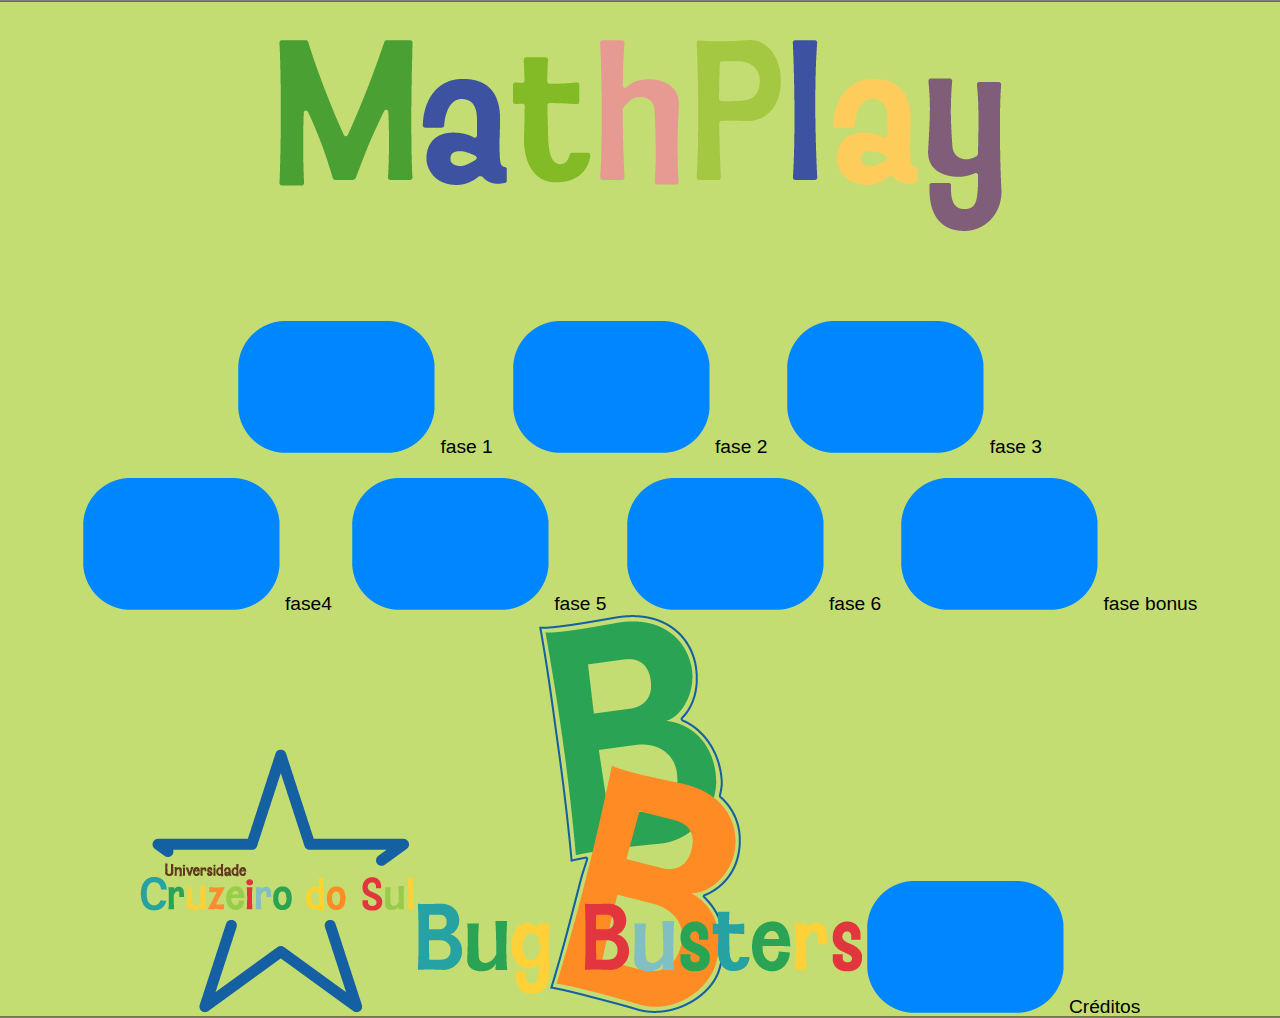
<file: index.html>
<!DOCTYPE html>
<html lang="en">

<head>
    <meta charset="UTF-8">
    <meta name="viewport" content="width=device-width, initial-scale=1.0">
    <title>Document</title>
</head>

<body>
    <link rel="stylesheet" href="style.css">
    <div class="MathPlayLogo"><img src="image/MathPlayLogo.png " alt="" srcset=""></div>
    <div class="square-main-container">
        <div class="squares-row">

            <button class="square" onclick="window.location.href= 'fase1.html'">
                <img src="image/botao.png" alt="" srcset="">
                <span class="square-label">fase 1</span>
            </button>

            <button class="square" onclick="window.location.href= 'fase2.html'">
                <img src="image/botao.png" alt="" srcset="">
                <span class="square-label">fase 2</span>
            </button>

            <button class="square" onclick="window.location.href= 'fase3.html'">
                <img src="image/botao.png" alt="" srcset="">
                <span class="square-label">fase 3</span>
            </button>

        </div>

        <div class="squares-row">
            <button class="square" onclick="window.location.href= 'fase4.html'">
                <img src="image/botao.png" alt="" srcset="">
                <span class="square-label">fase4</span>
            </button>

            <button class="square" onclick="window.location.href= 'fase5.html'">
                <img src="image/botao.png" alt="" srcset="">
                <span class="square-label">fase 5</span>
            </button>

            <button class="square" onclick="window.location.href= 'fase6.html'">
                <img src="image/botao.png" alt="" srcset="">
                <span class="square-label">fase 6</span>
            </button>
            <button class="square" onclick="window.location.href= 'faseBonus.html'">
                <img src="image/botao.png" alt="" srcset="">
                <span class="square-label">fase bonus</span>
            </button>

        </div>
    </div>
</body>

<div></div>
<footer>
    <img src="/image/logoCS.png" alt="">
    <img src="/image/BBlogoNova.png" alt="">
    <button class="square" onclick="window.location.href= 'credito.html'">
        <img src="image/botao.png" alt="" srcset="">
        <span class="square-label">Créditos</span>
    </button>
</footer>

</html>
</file>
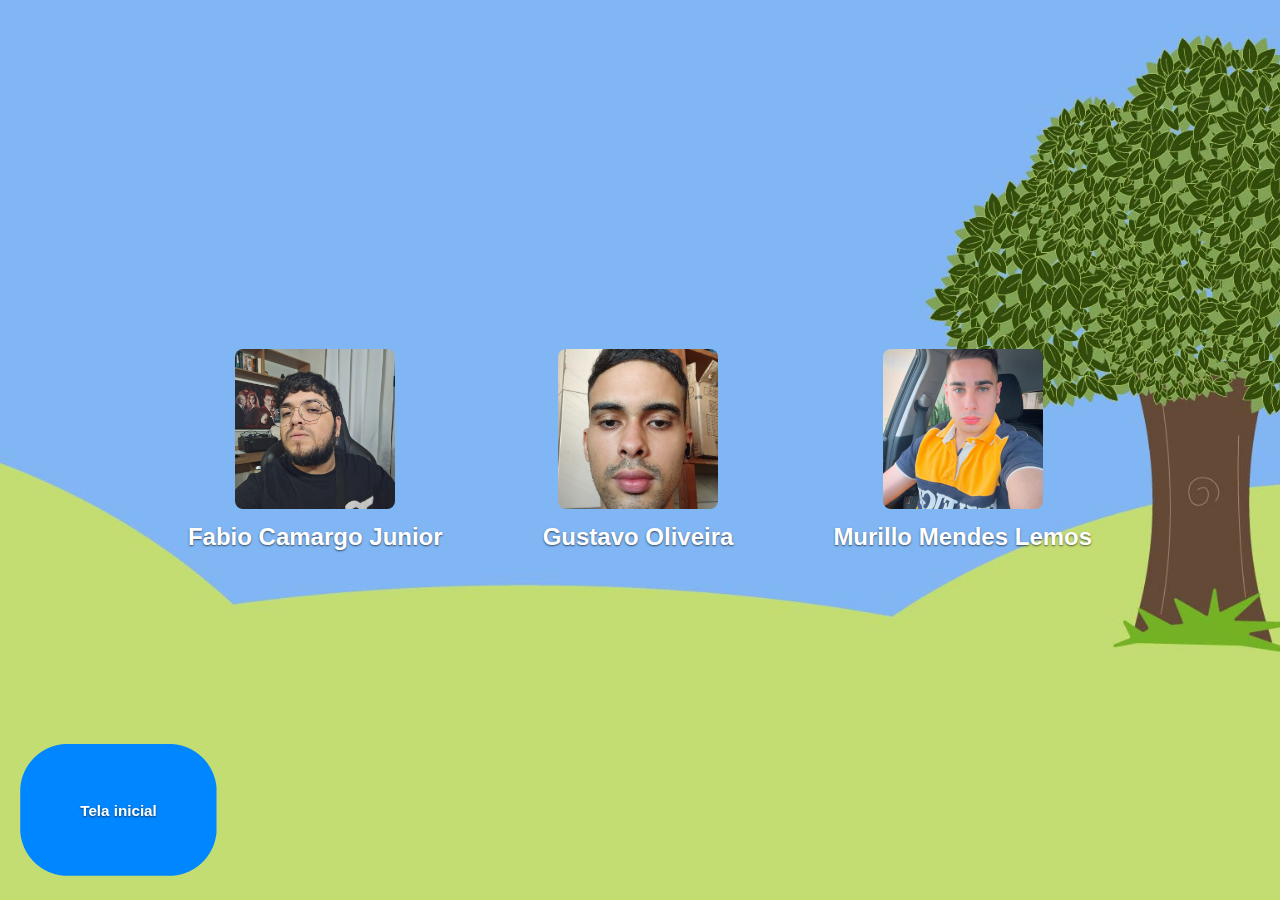
<file: credito.html>
<!DOCTYPE html>
<html lang="en">

<head>
    <meta charset="UTF-8">
    <meta name="viewport" content="width=device-width, initial-scale=1.0">
    <title>Document</title>
</head>

<body>
    <link rel="stylesheet" href="credito.css">
    <div class="team">
        <figure class="team-member">
            <img src="image/Fabio.jpeg" alt="Fabio">
            <figcaption>Fabio Camargo Junior</figcaption>
        </figure>
        <figure class="team-member">
            <img src="image/Gustavo.jpeg" alt="Gustavo">
            <figcaption>Gustavo Oliveira </figcaption>
        </figure>
        <figure class="team-member">
            <img src="image/Murillo.jpeg" alt="Murillo">
            <figcaption>Murillo Mendes Lemos</figcaption>
        </figure>
    </div>

    <div class="voltar-container">
        <button class="buttonVoltar" onclick="window.location.href='index.html'">
            <img class="imgVoltar" src="image/botao.png" alt="Tela inicial">
            <span class="square-label">Tela inicial</span>
        </button>
    </div>

</body>

</html>
</file>
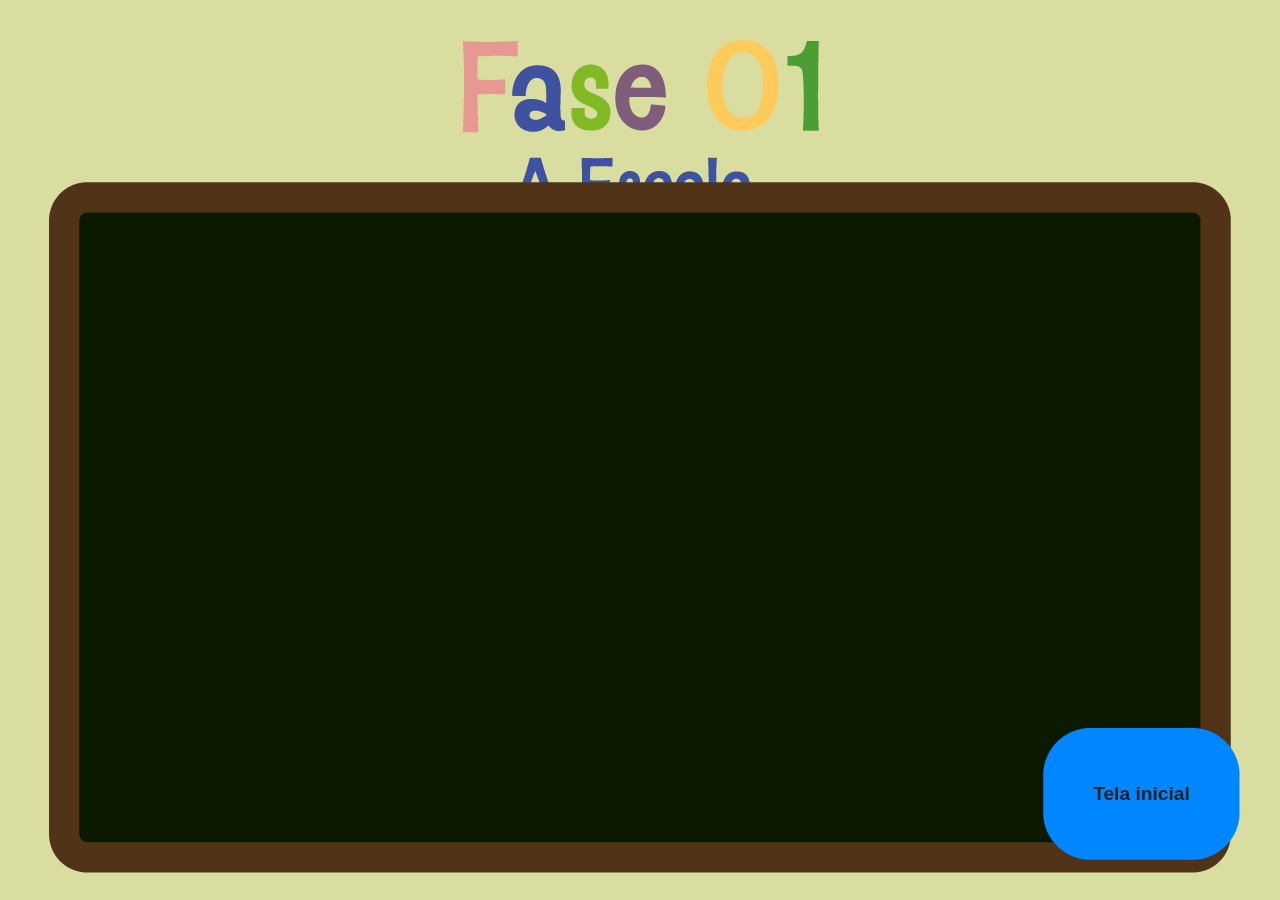
<file: fase1.html>
<!DOCTYPE html>
<html lang="en">

<head>
    <meta charset="UTF-8">
    <meta name="viewport" content="width=device-width, initial-scale=1.0">
    <title>Document</title>
</head>

<body>
    <link rel="stylesheet" href="styleFase1.css">

    <div class="tituloFase1">
        <img src="image/tituloFase1.png" alt="">
    </div>

    <div class="bgFase1">
        <div class="quadroNegro" style="position: relative; overflow: hidden;">
            <img src="image/quadroNegroFase1.png" alt="">
            <canvas id="drawCanvas" width="1182" height="691"
                style="position:absolute; left:50px; top:40px; pointer-events:auto;"></canvas>
        </div>
    </div>

    <div class="voltar-container">
        <button class="buttonVoltar" onclick="window.location.href='index.html'"> 
            <img class="imgVoltar" src="image/botao.png" alt="" srcset="">
            <span class="square-label">Tela inicial</span>
        </button>
    </div>

    <div class="color-picker">
        <button class="color-btn" data-color="#222" style="background:#dddddd"></button>
        <button class="color-btn" data-color="#e74c3c" style="background:#e74c3c"></button>
        <button class="color-btn" data-color="#3498db" style="background:#3498db"></button>
        <button class="color-btn" data-color="#27ae60" style="background:#27ae60"></button>
    </div>

    <script>
const canvas = document.getElementById('drawCanvas');
const ctx = canvas.getContext('2d');
let drawing = false;
let brushColor = "#dddddd";

// Color picker logic
const colorBtns = document.querySelectorAll('.color-btn');
colorBtns.forEach(btn => {
    btn.addEventListener('click', function() {
        brushColor = this.getAttribute('data-color');
        colorBtns.forEach(b => b.classList.remove('selected'));
        this.classList.add('selected');
    });
});
// Set default selected
colorBtns[0].classList.add('selected');

canvas.addEventListener('mousedown', (e) => {
    drawing = true;
    ctx.beginPath();
    ctx.moveTo(e.offsetX, e.offsetY);
});

canvas.addEventListener('mousemove', (e) => {
    if (drawing) {
        ctx.lineTo(e.offsetX, e.offsetY);
        ctx.strokeStyle = brushColor;
        ctx.lineWidth = 3;
        ctx.lineCap = "round";
        ctx.stroke();
    }
});

canvas.addEventListener('mouseup', () => {
    drawing = false;
    ctx.closePath();
});

canvas.addEventListener('mouseleave', () => {
    drawing = false;
    ctx.closePath();
});
</script>
</body>
</html>
</file>
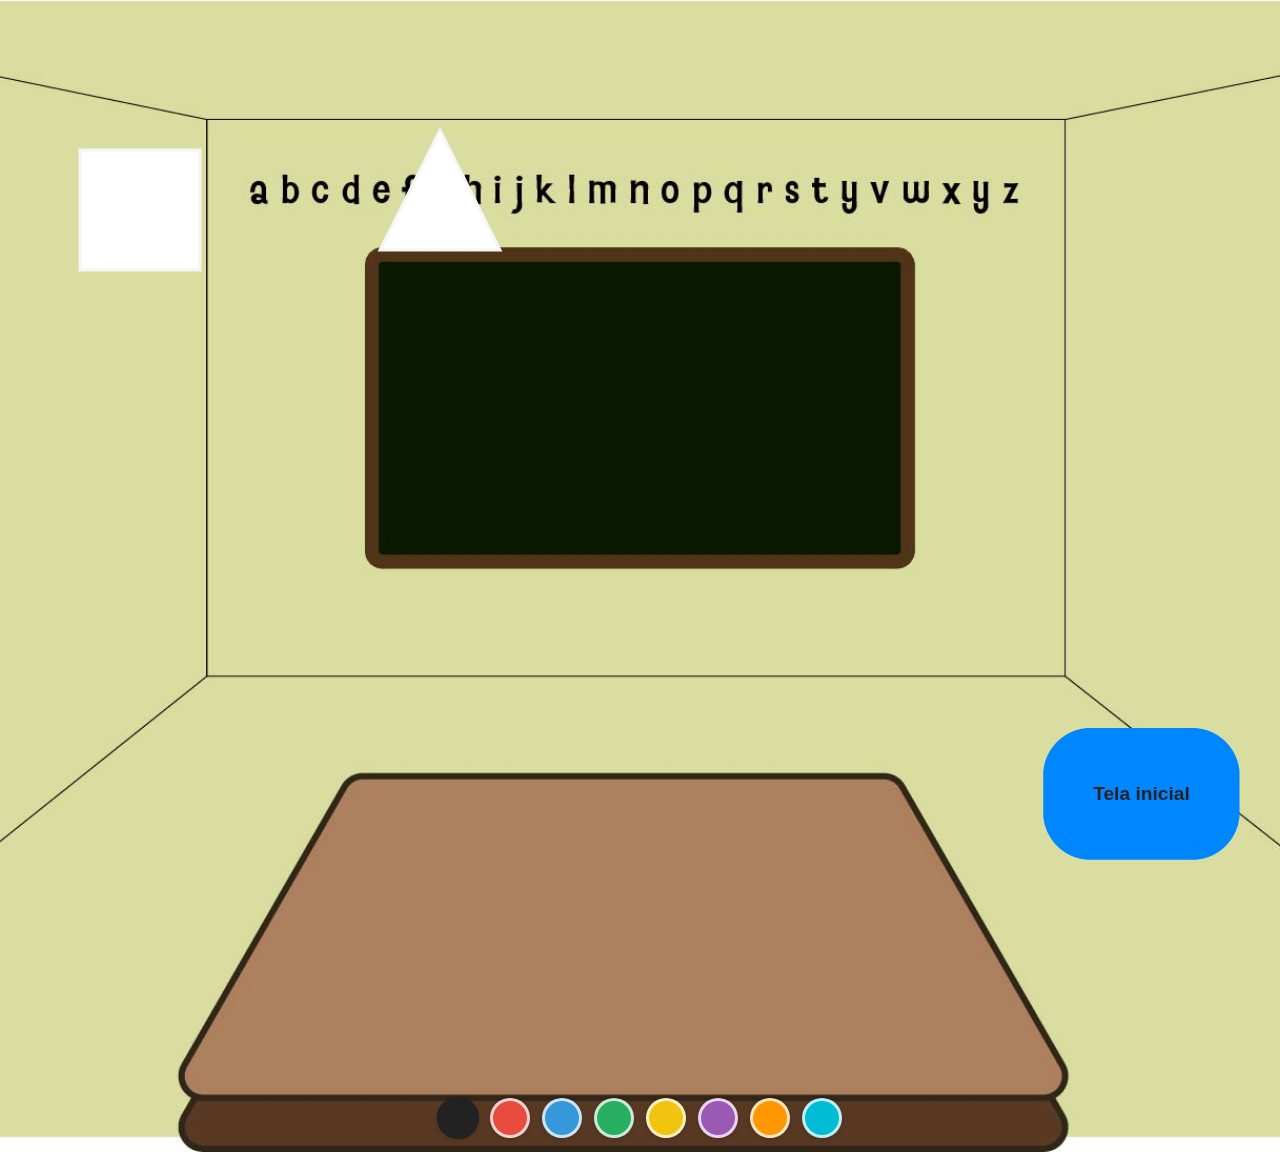
<file: fase2.html>
<!DOCTYPE html>
<html lang="en">

<head>
    <meta charset="UTF-8">
    <meta name="viewport" content="width=device-width, initial-scale=1.0">
    <title>Document</title>
</head>

<body>
    <link rel="stylesheet" href="styleFase2.css">
    <div class="bgFase1">
        <div class="quadroNegro" style="position: relative; overflow: hidden;">
        <canvas id="drawCanvas" width="1920" height="1080"></canvas>
    </div>


    <div class="voltar-container">
        <button class="buttonVoltar" onclick="window.location.href='index.html'">
            <img class="imgVoltar" src="image/botao.png" alt="" srcset="">
            <span class="square-label">Tela inicial</span>
        </button>
    </div>

    <div class="color-picker">
        <button class="color-btn" data-color="#222" style="background:#222" title="Preto" aria-label="Preto"></button>
        <button class="color-btn" data-color="#e74c3c" style="background:#e74c3c" title="Vermelho" aria-label="Vermelho"></button>
        <button class="color-btn" data-color="#3498db" style="background:#3498db" title="Azul" aria-label="Azul"></button>
        <button class="color-btn" data-color="#27ae60" style="background:#27ae60" title="Verde" aria-label="Verde"></button>
        <button class="color-btn" data-color="#f1c40f" style="background:#f1c40f" title="Amarelo" aria-label="Amarelo"></button>
        <button class="color-btn" data-color="#9b59b6" style="background:#9b59b6" title="Roxo" aria-label="Roxo"></button>
        <button class="color-btn" data-color="#ff9800" style="background:#ff9800" title="Laranja" aria-label="Laranja"></button>
        <button class="color-btn" data-color="#00bcd4" style="background:#00bcd4" title="Ciano" aria-label="Ciano"></button>
    </div>

    
    <script src="fase1script.js"></script>
</body>

</html>
</file>
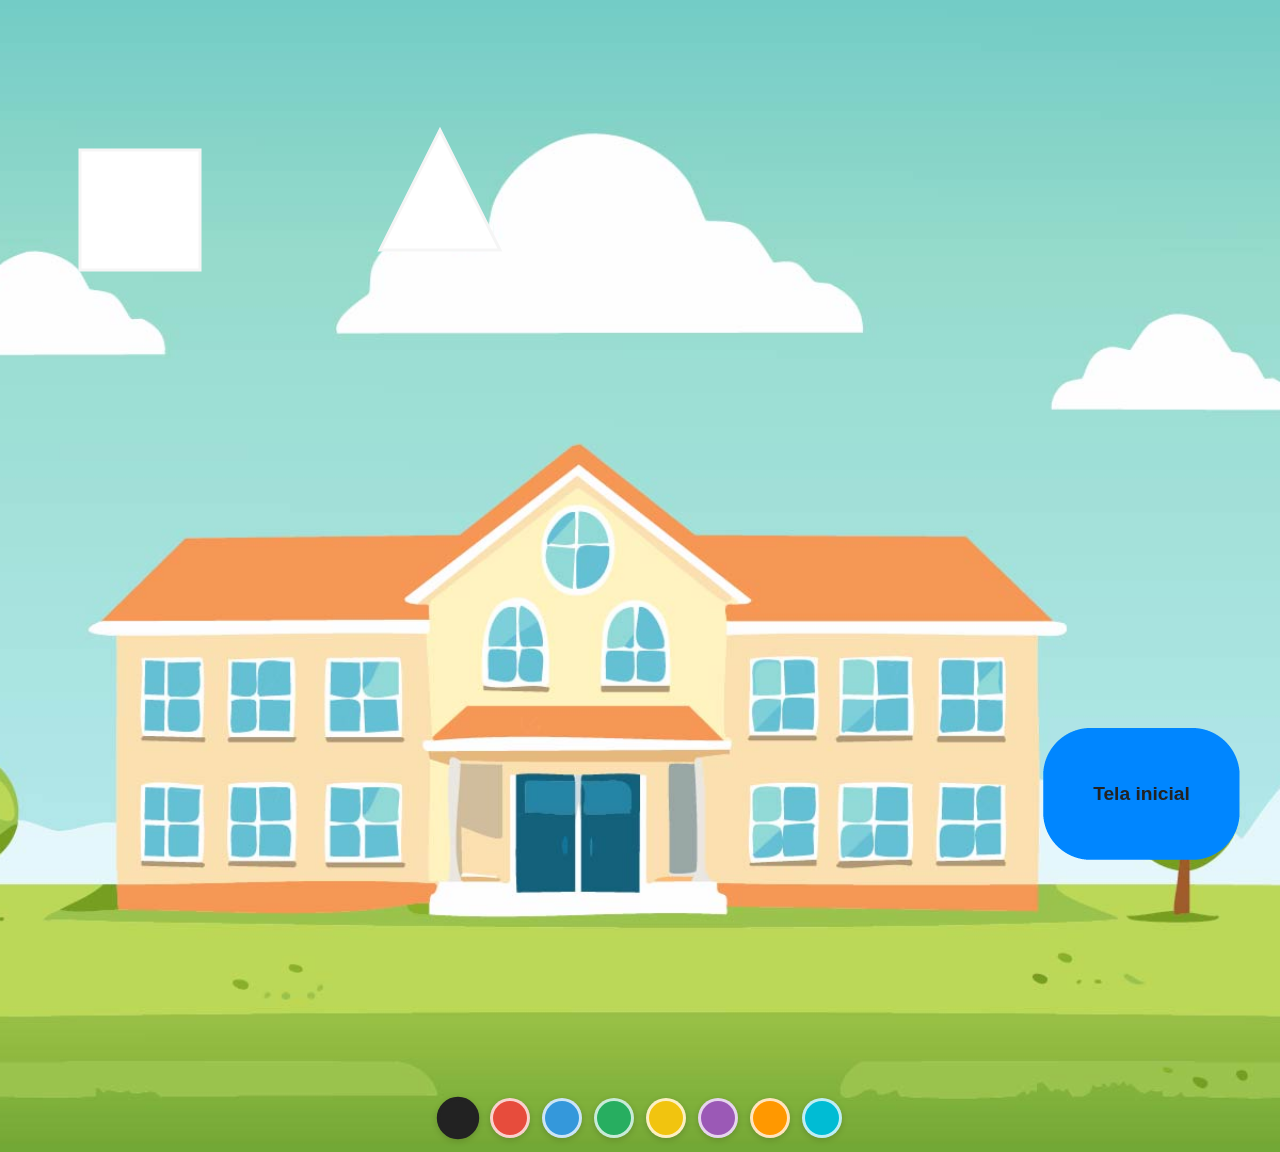
<file: fase3.html>
<!DOCTYPE html>
<html lang="en">

<head>
    <meta charset="UTF-8">
    <meta name="viewport" content="width=device-width, initial-scale=1.0">
    <title>Document</title>
</head>

<body>
    <link rel="stylesheet" href="styleFase3.css">
    <div class="bgFase1">
        <div class="quadroNegro" style="position: relative; overflow: hidden;">
            <canvas id="drawCanvas" width="1920" height="1080"></canvas>
        </div>



        <div class="voltar-container">
            <button class="buttonVoltar" onclick="window.location.href='index.html'">
                <img class="imgVoltar" src="image/botao.png" alt="" srcset="">
                <span class="square-label">Tela inicial</span>
            </button>
        </div>
        <div class="color-picker">
            <button class="color-btn" data-color="#222" style="background:#222" title="Preto"
                aria-label="Preto"></button>
            <button class="color-btn" data-color="#e74c3c" style="background:#e74c3c" title="Vermelho"
                aria-label="Vermelho"></button>
            <button class="color-btn" data-color="#3498db" style="background:#3498db" title="Azul"
                aria-label="Azul"></button>
            <button class="color-btn" data-color="#27ae60" style="background:#27ae60" title="Verde"
                aria-label="Verde"></button>
            <button class="color-btn" data-color="#f1c40f" style="background:#f1c40f" title="Amarelo"
                aria-label="Amarelo"></button>
            <button class="color-btn" data-color="#9b59b6" style="background:#9b59b6" title="Roxo"
                aria-label="Roxo"></button>
            <button class="color-btn" data-color="#ff9800" style="background:#ff9800" title="Laranja"
                aria-label="Laranja"></button>
            <button class="color-btn" data-color="#00bcd4" style="background:#00bcd4" title="Ciano"
                aria-label="Ciano"></button>
        </div>


        <script src="fase1script.js"></script>
</body>

</html>
</file>
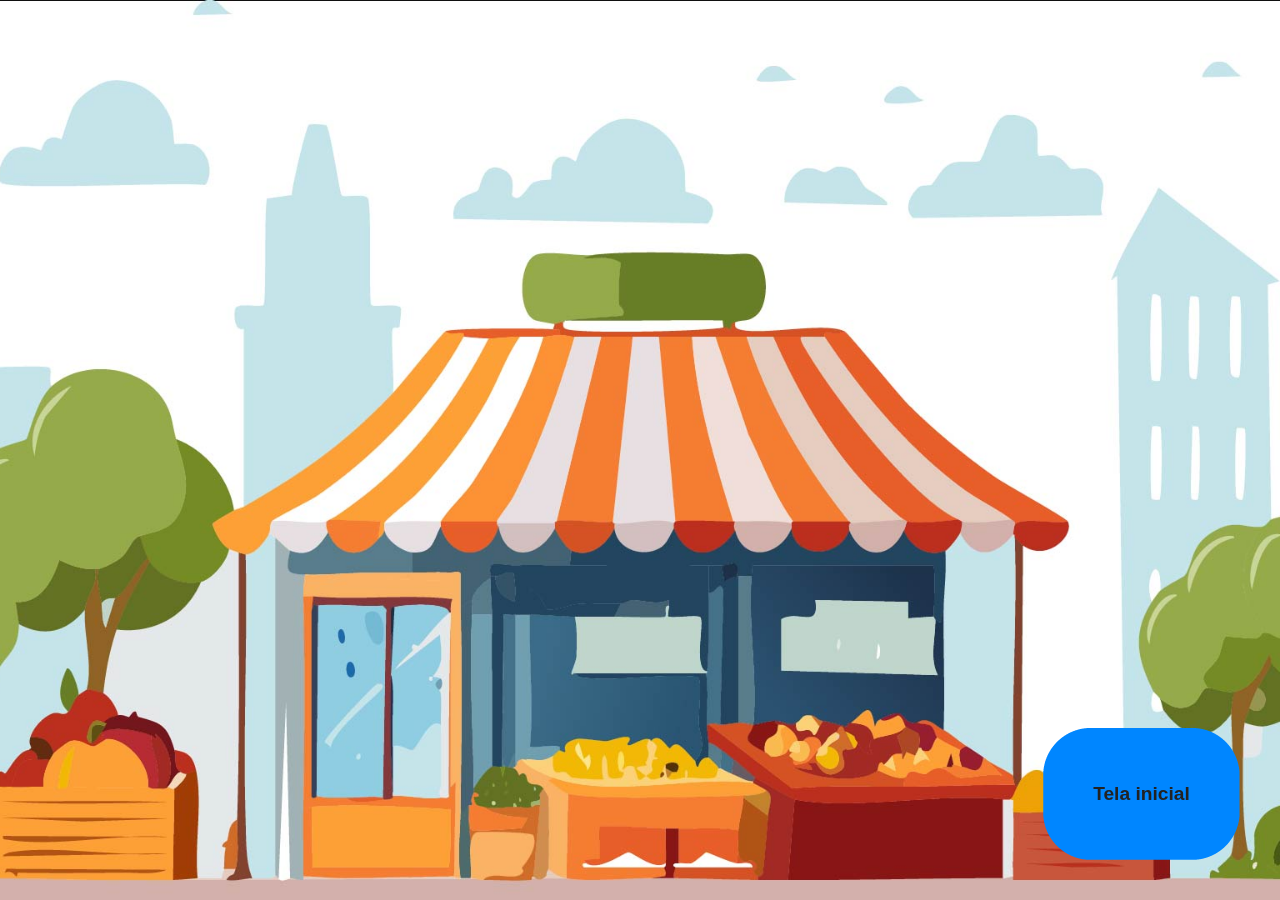
<file: fase4.html>
<!DOCTYPE html>
<html lang="en">
<head>
    <meta charset="UTF-8">
    <meta name="viewport" content="width=device-width, initial-scale=1.0">
    <title>Document</title>
</head>
<body>
    <link rel="stylesheet" href="styleFase4.css">

    
   <div class="voltar-container">
        <button class="buttonVoltar" onclick="window.location.href='index.html'"> 
            <img class="imgVoltar" src="image/botao.png" alt="" srcset="">
            <span class="square-label">Tela inicial</span>
        </button>
    </div>
</body>
</html>
</file>
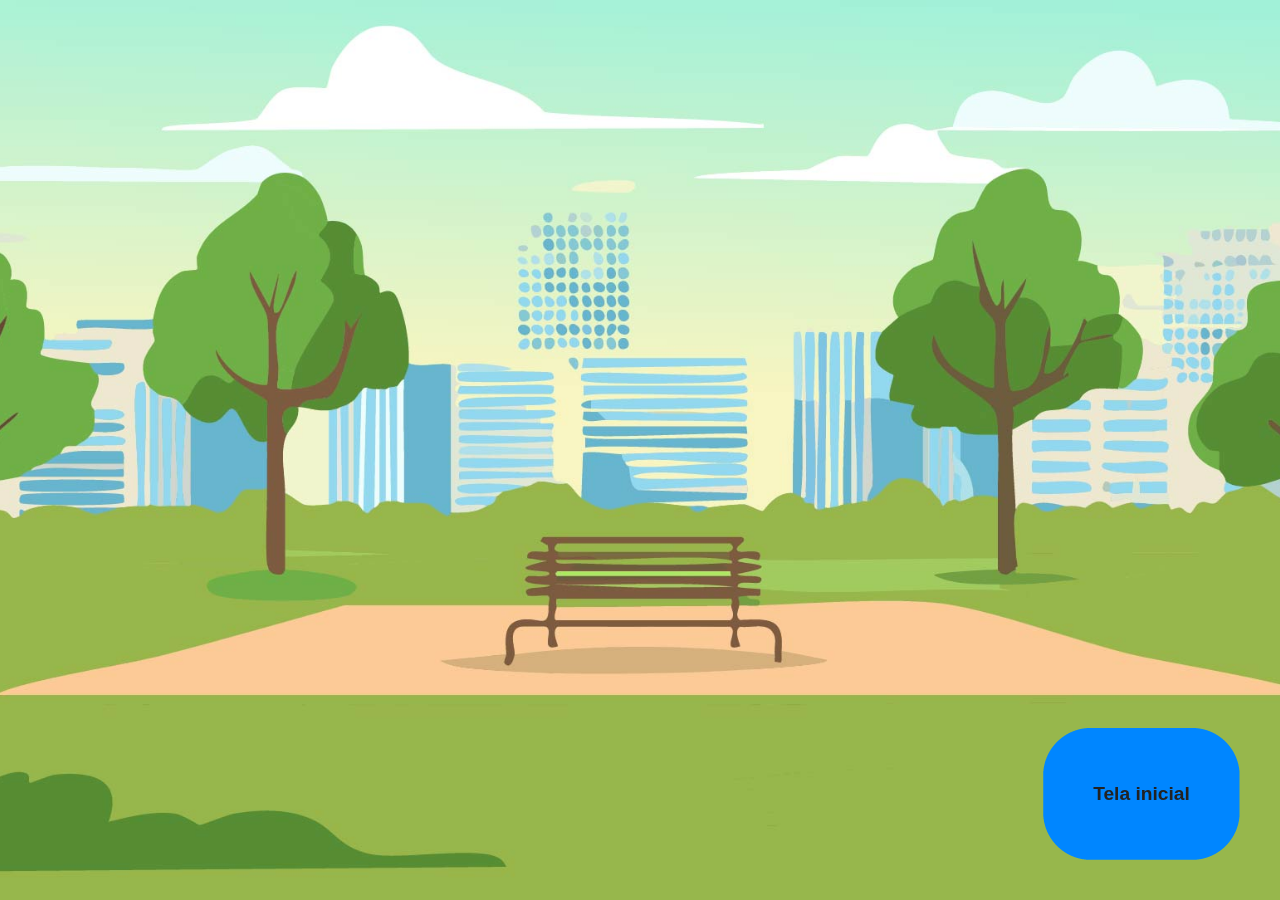
<file: fase5.html>
<!DOCTYPE html>
<html lang="en">
<head>
    <meta charset="UTF-8">
    <meta name="viewport" content="width=device-width, initial-scale=1.0">
    <title>Document</title>
</head>
<body>
    <link rel="stylesheet" href="styleFase5.css">

    
   <div class="voltar-container">
        <button class="buttonVoltar" onclick="window.location.href='index.html'"> 
            <img class="imgVoltar" src="image/botao.png" alt="" srcset="">
            <span class="square-label">Tela inicial</span>
        </button>
    </div>
</body>
</body>
</html>
</file>
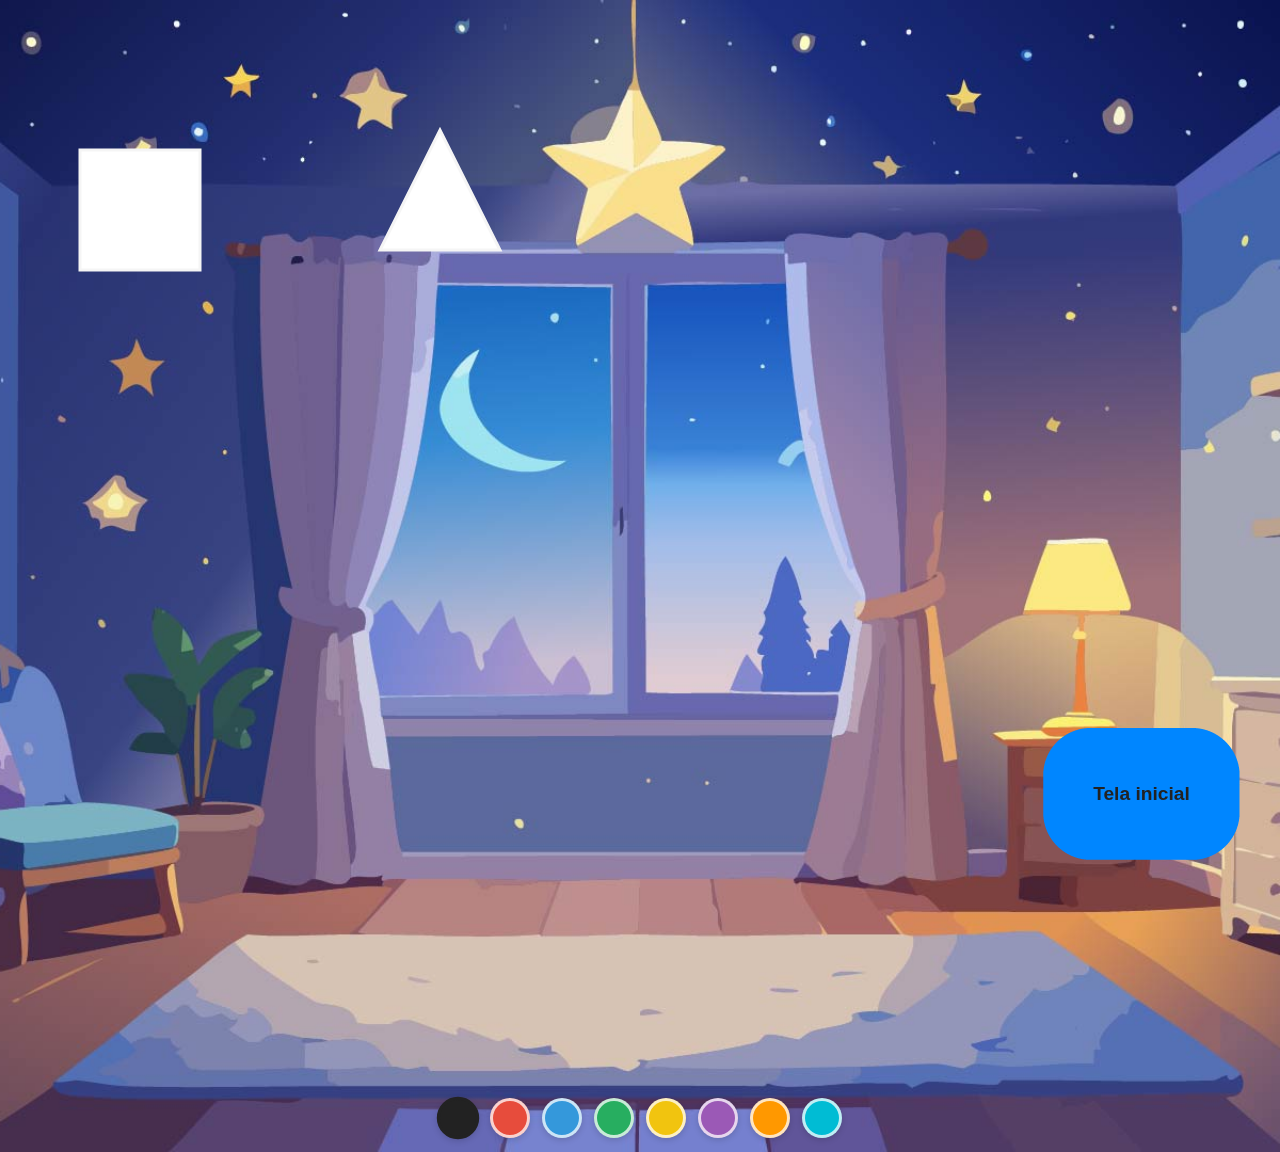
<file: faseBonus.html>
<!DOCTYPE html>
<html lang="en">
<head>
    <meta charset="UTF-8">
    <meta name="viewport" content="width=device-width, initial-scale=1.0">
    <title>Document</title>
</head>
<body>

    <link rel="stylesheet" href="styleBonus.css">
    <div class="bgFase1">
        <div class="quadroNegro" style="position: relative; overflow: hidden;">
            <canvas id="drawCanvas" width="1920" height="1080"></canvas>
        </div>

        <div class="voltar-container">
            <button class="buttonVoltar" onclick="window.location.href='index.html'">
                <img class="imgVoltar" src="image/botao.png" alt="" srcset="">
                <span class="square-label">Tela inicial</span>
            </button>
        </div>

    </div>

    <div class="color-picker">
        <button class="color-btn" data-color="#222" style="background:#222" title="Preto" aria-label="Preto"></button>
        <button class="color-btn" data-color="#e74c3c" style="background:#e74c3c" title="Vermelho"
            aria-label="Vermelho"></button>
        <button class="color-btn" data-color="#3498db" style="background:#3498db" title="Azul"
            aria-label="Azul"></button>
        <button class="color-btn" data-color="#27ae60" style="background:#27ae60" title="Verde"
            aria-label="Verde"></button>
        <button class="color-btn" data-color="#f1c40f" style="background:#f1c40f" title="Amarelo"
            aria-label="Amarelo"></button>
        <button class="color-btn" data-color="#9b59b6" style="background:#9b59b6" title="Roxo"
            aria-label="Roxo"></button>
        <button class="color-btn" data-color="#ff9800" style="background:#ff9800" title="Laranja"
            aria-label="Laranja"></button>
        <button class="color-btn" data-color="#00bcd4" style="background:#00bcd4" title="Ciano"
            aria-label="Ciano"></button>
    </div>


    <script src="fase1script.js"></script>
</body>
</body>

</html>
</body>
</html>
</file>
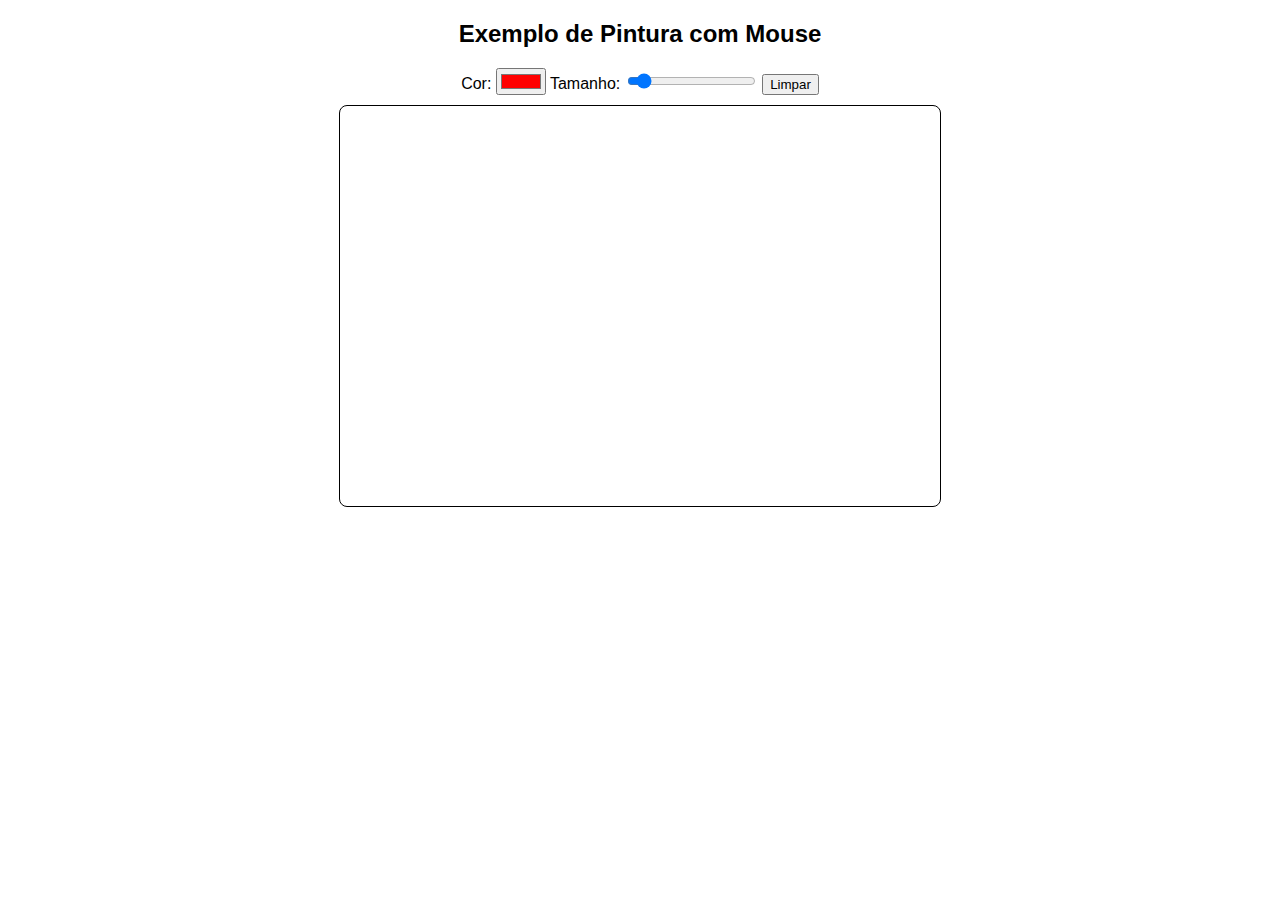
<file: teste.html>
<!doctype html>
<html lang="pt-BR">
<head>
<meta charset="utf-8">
<title>Pintar com Mouse no Canvas</title>
<style>
  body { font-family: sans-serif; text-align: center; margin: 20px; }
  #tools { margin-bottom: 10px; }
  canvas { border: 1px solid #000; border-radius: 8px; cursor: crosshair; }
</style>
</head>
<body>

<h2>Exemplo de Pintura com Mouse</h2>

<div id="tools">
  <label>Cor: <input type="color" id="colorPicker" value="#ff0000"></label>
  <label>Tamanho: <input type="range" id="brushSize" min="1" max="50" value="5"></label>
  <button id="clearBtn">Limpar</button>
</div>

<canvas id="paintCanvas" width="600" height="400"></canvas>

<script>
const canvas = document.getElementById("paintCanvas");
const ctx = canvas.getContext("2d");

let painting = false;

const colorPicker = document.getElementById("colorPicker");
const brushSize = document.getElementById("brushSize");
const clearBtn = document.getElementById("clearBtn");

function startPosition(e) {
  painting = true;
  draw(e); // desenha ponto inicial
}
function endPosition() {
  painting = false;
  ctx.beginPath(); // evita linhas ligadas
}
function draw(e) {
  if (!painting) return;

  ctx.lineWidth = brushSize.value;
  ctx.lineCap = "round";
  ctx.strokeStyle = colorPicker.value;

  const rect = canvas.getBoundingClientRect();
  const x = e.clientX - rect.left;
  const y = e.clientY - rect.top;

  ctx.lineTo(x, y);
  ctx.stroke();
  ctx.beginPath();
  ctx.moveTo(x, y);
}

// Eventos do mouse
canvas.addEventListener("mousedown", startPosition);
canvas.addEventListener("mouseup", endPosition);
canvas.addEventListener("mousemove", draw);

// Botão limpar
clearBtn.addEventListener("click", () => {
  ctx.clearRect(0, 0, canvas.width, canvas.height);
});
</script>

</body>
</html>
</file>
<file: style.css>
*{
    margin: 0;
    padding: 0;
    box-sizing: border-box;
    font-family: 'Poppins', sans-serif;
}
body{
    background-image: url('image/bg.png');
    background-size: cover;
    background-position: center;
    background-repeat: no-repeat;
    min-height: 100vh;
    display: flex;
    flex-direction: column;
    justify-content: center;
    align-items: center;
}

.MathPlayLogo {
    margin-bottom: 90px;
    margin-top: 40px;
    display: flex;
    justify-content: center;
}

.square-main-container {
    display: flex;
    flex-direction: column;
    align-items: center;
    gap: 20px;
}

.squares-row {
    display: flex;
    gap: 20px;
}

.square-container{
    display: flex;
    justify-content: center;
    gap: 20px;
    margin-top: 50px;
}

.square{
     background: transparent;
    border-radius: 10px;
    box-shadow: 0 2px 8 px rgba(255,255, 255,0.);
    border: none;
    cursor: pointer;
    transition: transform 0.2s;
    font-size: 1.2rem;
}

square.active{
    transform: scale(0.95)
}

.square-img {
    width: 80px;
    height: 80px;
    object-fit: cover;
    border-radius: 8px;
    pointer-events: none;
}
</file>
<file: credito.css>
*{
    margin: 0;
    padding: 0;
    box-sizing: border-box;
    font-family: 'Poppins', sans-serif;
}
body{
    background-image: url('image/bg.jpg');
    background-size: cover;
    background-position: center;
    background-repeat: no-repeat;
    min-height: 100vh;
    display: flex;
    flex-direction: column;
    justify-content: center;
    align-items: center;
}

.MathPlayLogo {
    margin-bottom: 90px;
    margin-top: 40px;
    display: flex;
    justify-content: center;
}

.square-main-container {
    display: flex;
    flex-direction: column;
    align-items: center;
    gap: 20px;
}

.squares-row {
    display: flex;
    gap: 20px;
}

.square-container{
    display: flex;
    justify-content: center;
    gap: 20px;
    margin-top: 50px;
}

.square {
    position: relative;
    display: flex;
    align-items: center;
    justify-content: center;
    background: transparent;
    border-radius: 10px;
    border: none;
    cursor: pointer;
    transition: transform 0.2s;
    padding: 0;
    overflow: hidden;
}

square.active{
    transform: scale(0.95)
}

.square-img {
    width: 80px;
    height: 80px;
    object-fit: cover;
    border-radius: 8px;
    pointer-events: none;
}

.square-label {
    position: absolute;
    color: #222;
    font-weight: bold;
    font-size: 1rem;
    left: 50%;
    top: 50%;
    transform: translate(-50%, -50%);
    pointer-events: none;
}

footer {
    position: fixed;
    left: 20px;
    bottom: 20px;
    display: flex;
    gap: 12px;
    align-items: flex-end;
    z-index: 10;
    background: transparent;
}

footer img {
    width: 150px;
    height: auto;
    object-fit: contain;
}

.team {
    display: flex;
    gap: 100px;
    justify-content: center;
    align-items: flex-start;
    flex-wrap: nowrap;
    padding: 20px;
}

.team-member {
    display: flex;
    flex-direction: column;
    align-items: center;
    gap: 8px;
}

/* imagens do mesmo tamanho e bem cortadas */
.team img {
    width: clamp(100px, 20vw, 160px);
    height: clamp(100px, 20vw, 160px);
    object-fit: cover;
    border-radius: 8px;
    display: block;
}

.team-member figcaption {
    margin-top: 6px;
    font-size: 1.50rem; /* aumentado */
    color: #fff;
    text-align: center;
    font-weight: 600;
    text-shadow: 0 1px 2px rgba(0,0,0,0.6);
}

@media (max-width: 480px) {
    .team {
        gap: 10px;
    }
    .team img {
        width: 100px;
        height: 100px;
    }
    .team-member figcaption {
        font-size: 1.1rem; /* ligeiro ajuste responsivo */
    }
}

.voltar-container {
    position: fixed;
    left: 20px;    
    bottom: 20px;
    z-index: 30;
}


.buttonVoltar {
    position: relative;
    padding: 0;
    border: none;
    background: transparent;
    cursor: pointer;
    display: inline-block;
}


.buttonVoltar .imgVoltar {
    width: 100%;
    height: 100%;
    object-fit: cover;
    display: block;
    border-radius: 8px;
}


.buttonVoltar .square-label {
    position: absolute;
    left: 50%;
    top: 50%;
    transform: translate(-50%, -50%);
    color: #ffffff;
    font-weight: 700;
    font-size: 0.95rem;
    text-align: center;
    pointer-events: none;
    text-shadow: 0 1px 2px rgba(0,0,0,0.6);
}
</file>
<file: styleFase1.css>
* {
    margin: 0;
    padding: 0;
    box-sizing: border-box;
    font-family: 'Poppins', sans-serif;
}

body {
    background-image: url('image/bgFase1.jpg');
    background-size: cover;
    background-position: center;
    background-repeat: no-repeat;
    min-height: 100vh;
    margin: 0;
    padding: 0;
    display: flex;
    flex-direction: column;
    justify-content: center;
    align-items: center;
}

.bgFase1 {
    display: flex;
    justify-content: center;
    align-items: center;
    width: 100%;
    height: 70vh; 
}

.quadroNegro img {
    background: transparent;
    max-width: 100%;
    max-height: 100%;
    display: block;
}


.buttonVoltar {
    position: relative;
    display: flex;
    align-items: center;
    justify-content: center;
    background: transparent;
    border-radius: 10px;
    border: none;
    cursor: pointer;
    transition: transform 0.2s;
    padding: 0;
    overflow: hidden;

}

.buttonVoltar img {
    width: 100%;
    height: 100%;
    object-fit: cover;
    border-radius: 5px;
    display: block;
}

.square-label {
    position: absolute;
    left: 50%;
    top: 50%;
    transform: translate(-50%, -50%);
    color: #222;
    font-weight: bold;
    font-size: 1.2rem;
    pointer-events: none;
}

.voltar-container {
    position: fixed;
    right: 40px;    
    bottom: 40px;   
    z-index: 10;
    display: flex;
    justify-content: flex-end;
    align-items: center;
}
</file>
<file: styleFase2.css>
* {
    margin: 0;
    padding: 0;
    box-sizing: border-box;
    font-family: 'Poppins', sans-serif;
}

body {
    background-image: url('image/fase2.jpg');
    background-size: cover;
    background-position: center;
    background-repeat: no-repeat;
    min-height: 100vh;
    margin: 0;
    padding: 0;
    display: flex;
    flex-direction: column;
    justify-content: center;
    align-items: center;
}

.fase2 {
    display: flex;
    justify-content: center;
    align-items: center;
    width: 100%;
    height: 70vh; 
}

.buttonVoltar {
    position: relative;
    display: flex;
    align-items: center;
    justify-content: center;
    background: transparent;
    border-radius: 10px;
    border: none;
    cursor: pointer;
    transition: transform 0.2s;
    padding: 0;
    overflow: hidden;

}
.square-label {
    position: absolute;
    left: 50%;
    top: 50%;
    transform: translate(-50%, -50%);
    color: #222;
    font-weight: bold;
    font-size: 1.2rem;
    pointer-events: none;
}

.buttonVoltar img {
    width: 100%;
    height: 100%;
    object-fit: cover;
    border-radius: 5px;
    display: block;
}
.voltar-container {
    position: fixed;
    right: 40px;    
    bottom: 40px;   
    z-index: 10;
    display: flex;
    justify-content: flex-end;
    align-items: center;
}

.color-picker {
    display: flex;
    gap: 12px;
    justify-content: center;
    align-items: center;
    margin: 14px 0;
    padding: 0 20px;
}

.color-btn {
    width: 40px;
    height: 40px;
    border-radius: 50%;
    border: 3px solid rgba(255,255,255,0.75);
    cursor: pointer;
    box-shadow: 0 2px 6px rgba(0,0,0,0.15);
    transition: transform .12s, border-color .12s;
    padding: 0;
}

/* estado selecionado */
.color-btn.selected,
.color-btn:focus {
    outline: none;
    border-color: #222;
    transform: scale(1.06);
}

/* garantir que o botão mostre a cor de fundo definida inline */
.color-btn[style] {
    background-clip: padding-box;
}
</file>
<file: styleFase3.css>
* {
    margin: 0;
    padding: 0;
    box-sizing: border-box;
    font-family: 'Poppins', sans-serif;
}

body {
    background-image: url('image/fase3.jpg');
    background-size: cover;
    background-position: center;
    background-repeat: no-repeat;
    min-height: 100vh;
    margin: 0;
    padding: 0;
    display: flex;
    flex-direction: column;
    justify-content: center;
    align-items: center;
}

.fase2 {
    display: flex;
    justify-content: center;
    align-items: center;
    width: 100%;
    height: 70vh; 
}

.buttonVoltar {
    position: relative;
    display: flex;
    align-items: center;
    justify-content: center;
    background: transparent;
    border-radius: 10px;
    border: none;
    cursor: pointer;
    transition: transform 0.2s;
    padding: 0;
    overflow: hidden;

}
.square-label {
    position: absolute;
    left: 50%;
    top: 50%;
    transform: translate(-50%, -50%);
    color: #222;
    font-weight: bold;
    font-size: 1.2rem;
    pointer-events: none;
}

.buttonVoltar img {
    width: 100%;
    height: 100%;
    object-fit: cover;
    border-radius: 5px;
    display: block;
}
.voltar-container {
    position: fixed;
    right: 40px;    
    bottom: 40px;   
    z-index: 10;
    display: flex;
    justify-content: flex-end;
    align-items: center;
}
.color-picker {
    display: flex;
    gap: 12px;
    justify-content: center;
    align-items: center;
    margin: 14px 0;
    padding: 0 20px;
}
.color-btn {
    width: 40px;
    height: 40px;
    border-radius: 50%;
    border: 3px solid rgba(255,255,255,0.75);
    cursor: pointer;
    box-shadow: 0 2px 6px rgba(0,0,0,0.15);
    transition: transform .12s, border-color .12s;
    padding: 0;
}
/* estado selecionado */
.color-btn.selected,
.color-btn:focus {
    outline: none;
    border-color: #222;
    transform: scale(1.06);
}

/* garantir que o botão mostre a cor de fundo definida inline */
.color-btn[style] {
    background-clip: padding-box;
}
</file>
<file: styleFase4.css>
* {
    margin: 0;
    padding: 0;
    box-sizing: border-box;
    font-family: 'Poppins', sans-serif;
}

body {
    background-image: url('image/fase4.jpg');
    background-size: cover;
    background-position: center;
    background-repeat: no-repeat;
    min-height: 100vh;
    margin: 0;
    padding: 0;
    display: flex;
    flex-direction: column;
    justify-content: center;
    align-items: center;
}

.fase2 {
    display: flex;
    justify-content: center;
    align-items: center;
    width: 100%;
    height: 70vh; 
}

.buttonVoltar {
    position: relative;
    display: flex;
    align-items: center;
    justify-content: center;
    background: transparent;
    border-radius: 10px;
    border: none;
    cursor: pointer;
    transition: transform 0.2s;
    padding: 0;
    overflow: hidden;

}
.square-label {
    position: absolute;
    left: 50%;
    top: 50%;
    transform: translate(-50%, -50%);
    color: #222;
    font-weight: bold;
    font-size: 1.2rem;
    pointer-events: none;
}

.buttonVoltar img {
    width: 100%;
    height: 100%;
    object-fit: cover;
    border-radius: 5px;
    display: block;
}
.voltar-container {
    position: fixed;
    right: 40px;    
    bottom: 40px;   
    z-index: 10;
    display: flex;
    justify-content: flex-end;
    align-items: center;
}
</file>
<file: styleFase5.css>
* {
    margin: 0;
    padding: 0;
    box-sizing: border-box;
    font-family: 'Poppins', sans-serif;
}

body {
    background-image: url('image/fase5.jpg');
    background-size: cover;
    background-position: center;
    background-repeat: no-repeat;
    min-height: 100vh;
    margin: 0;
    padding: 0;
    display: flex;
    flex-direction: column;
    justify-content: center;
    align-items: center;
}

.fase2 {
    display: flex;
    justify-content: center;
    align-items: center;
    width: 100%;
    height: 70vh; 
}

.buttonVoltar {
    position: relative;
    display: flex;
    align-items: center;
    justify-content: center;
    background: transparent;
    border-radius: 10px;
    border: none;
    cursor: pointer;
    transition: transform 0.2s;
    padding: 0;
    overflow: hidden;

}
.square-label {
    position: absolute;
    left: 50%;
    top: 50%;
    transform: translate(-50%, -50%);
    color: #222;
    font-weight: bold;
    font-size: 1.2rem;
    pointer-events: none;
}

.buttonVoltar img {
    width: 100%;
    height: 100%;
    object-fit: cover;
    border-radius: 5px;
    display: block;
}
.voltar-container {
    position: fixed;
    right: 40px;    
    bottom: 40px;   
    z-index: 10;
    display: flex;
    justify-content: flex-end;
    align-items: center;
}
.color-picker {
    display: flex;
    gap: 12px;
    justify-content: center;
    align-items: center;
    margin: 14px 0;
    padding: 0 20px;
}
.color-btn {
    width: 40px;
    height: 40px;
    border-radius: 50%;
    border: 3px solid rgba(255,255,255,0.75);
    cursor: pointer;
    box-shadow: 0 2px 6px rgba(0,0,0,0.15);
    transition: transform .12s, border-color .12s;
    padding: 0;
}
/* estado selecionado */
.color-btn.selected,
.color-btn:focus {
    outline: none;
    border-color: #222;
    transform: scale(1.06);
}

/* garantir que o botão mostre a cor de fundo definida inline */
.color-btn[style] {
    background-clip: padding-box;
}
</file>
<file: styleBonus.css>
* {
    margin: 0;
    padding: 0;
    box-sizing: border-box;
    font-family: 'Poppins', sans-serif;
}

body {
    background-image: url('image/faseBonus.jpg');
    background-size: cover;
    background-position: center;
    background-repeat: no-repeat;
    min-height: 100vh;
    margin: 0;
    padding: 0;
    display: flex;
    flex-direction: column;
    justify-content: center;
    align-items: center;
}

.fase2 {
    display: flex;
    justify-content: center;
    align-items: center;
    width: 100%;
    height: 70vh; 
}

.buttonVoltar {
    position: relative;
    display: flex;
    align-items: center;
    justify-content: center;
    background: transparent;
    border-radius: 10px;
    border: none;
    cursor: pointer;
    transition: transform 0.2s;
    padding: 0;
    overflow: hidden;

}
.square-label {
    position: absolute;
    left: 50%;
    top: 50%;
    transform: translate(-50%, -50%);
    color: #222;
    font-weight: bold;
    font-size: 1.2rem;
    pointer-events: none;
}

.buttonVoltar img {
    width: 100%;
    height: 100%;
    object-fit: cover;
    border-radius: 5px;
    display: block;
}
.voltar-container {
    position: fixed;
    right: 40px;    
    bottom: 40px;   
    z-index: 10;
    display: flex;
    justify-content: flex-end;
    align-items: center;
}
.color-picker {
    display: flex;
    gap: 12px;
    justify-content: center;
    align-items: center;
    margin: 14px 0;
    padding: 0 20px;
}
.color-btn {
    width: 40px;
    height: 40px;
    border-radius: 50%;
    border: 3px solid rgba(255,255,255,0.75);
    cursor: pointer;
    box-shadow: 0 2px 6px rgba(0,0,0,0.15);
    transition: transform .12s, border-color .12s;
    padding: 0;
}
/* estado selecionado */
.color-btn.selected,
.color-btn:focus {
    outline: none;
    border-color: #222;
    transform: scale(1.06);
}

/* garantir que o botão mostre a cor de fundo definida inline */
.color-btn[style] {
    background-clip: padding-box;
}
</file>
